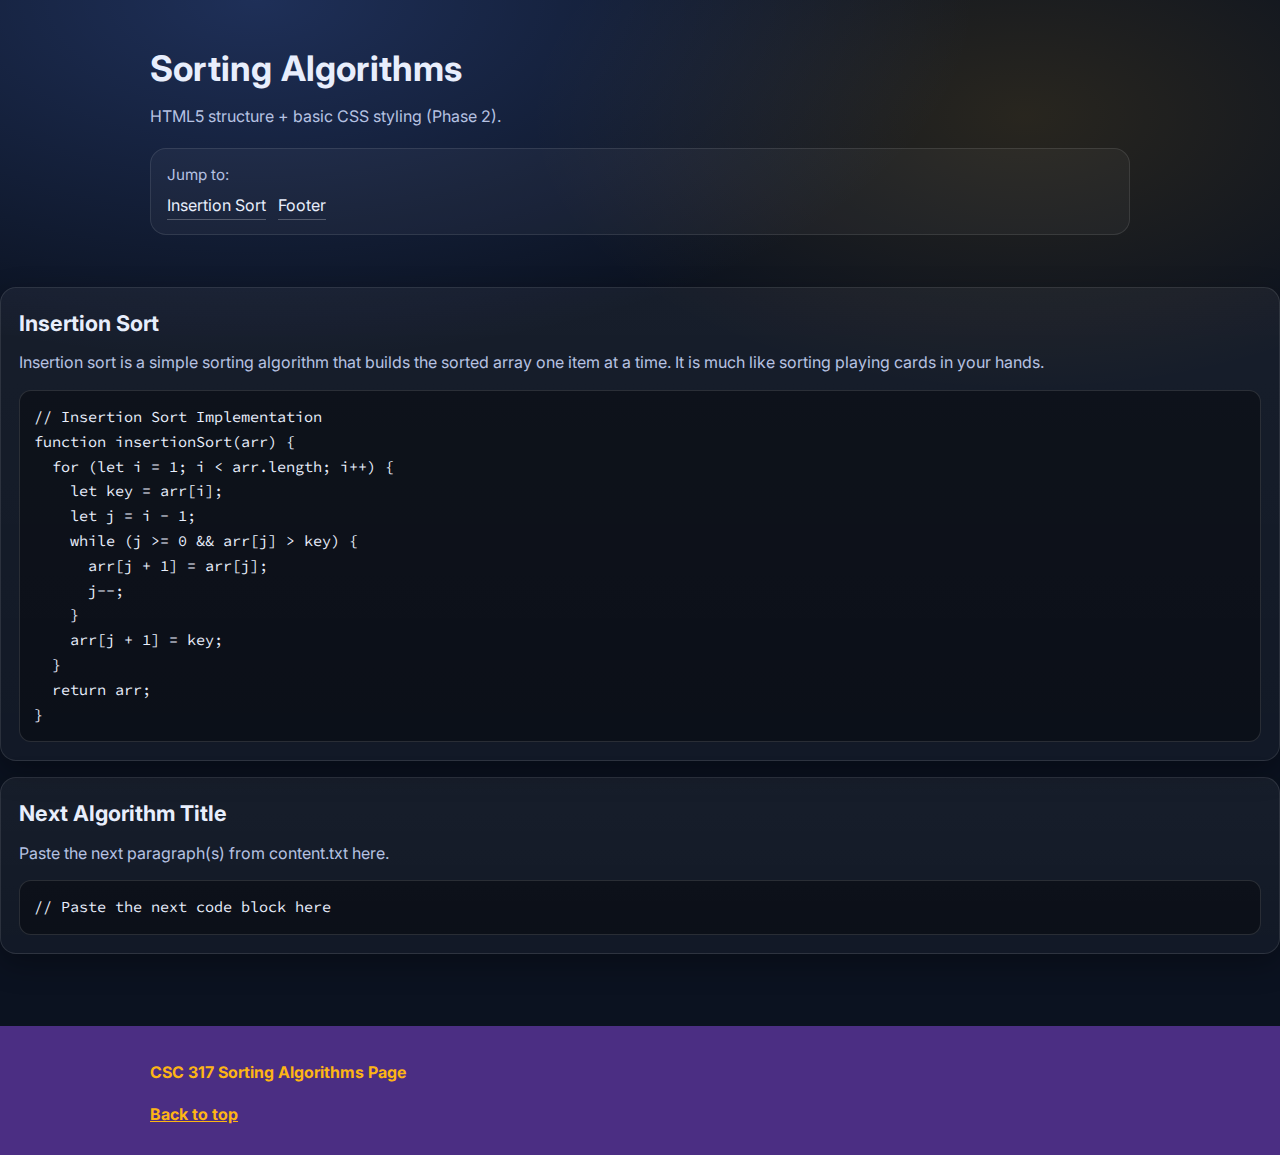
<file: index.html>
<!DOCTYPE html>
<html lang="en">
<head>
  <meta charset="UTF-8" />
  <meta name="viewport" content="width=device-width, initial-scale=1.0" />
  <title>Sorting Algorithms</title>
  <meta name="description" content="Sorting algorithm notes and code examples from content.txt" />
  <link rel="stylesheet" href="style.css" />
</head>

<body>
  <header id="top" class="site-header">
    <div class="container">
      <h1 class="page-title">Sorting Algorithms</h1>
      <p class="subtitle">HTML5 structure + basic CSS styling (Phase 2).</p>

      <div class="nav">
        <p class="nav-label">Jump to:</p>
        <p class="nav-links">
          <a class="nav-link" href="#insertion-sort">Insertion Sort</a>
          <a class="nav-link" href="#footer">Footer</a>
        </p>
      </div>
    </div>
  </header>

  <main id="main-content" class="content">
    <div id="insertion-sort" class="card algorithm">
      <h2 class="section-title">Insertion Sort</h2>
      <p class="text">
        Insertion sort is a simple sorting algorithm that builds the sorted
        array one item at a time. It is much like sorting playing cards in
        your hands.
      </p>

      <pre class="code-block"><code class="language-javascript">// Insertion Sort Implementation
function insertionSort(arr) {
  for (let i = 1; i < arr.length; i++) {
    let key = arr[i];
    let j = i - 1;
    while (j >= 0 && arr[j] > key) {
      arr[j + 1] = arr[j];
      j--;
    }
    arr[j + 1] = key;
  }
  return arr;
}</code></pre>
    </div>

    <div id="section-2" class="card algorithm">
      <h2 class="section-title">Next Algorithm Title</h2>
      <p class="text">Paste the next paragraph(s) from content.txt here.</p>
      <pre class="code-block"><code class="language-javascript">// Paste the next code block here</code></pre>
    </div>
  </main>

  <footer id="footer" class="site-footer">
    <div class="container footer-inner">
      <p class="footer-text">CSC 317 Sorting Algorithms Page</p>
      <p class="footer-text"><a class="footer-link" href="#top">Back to top</a></p>
    </div>
  </footer>
</body>
</html>
</file>
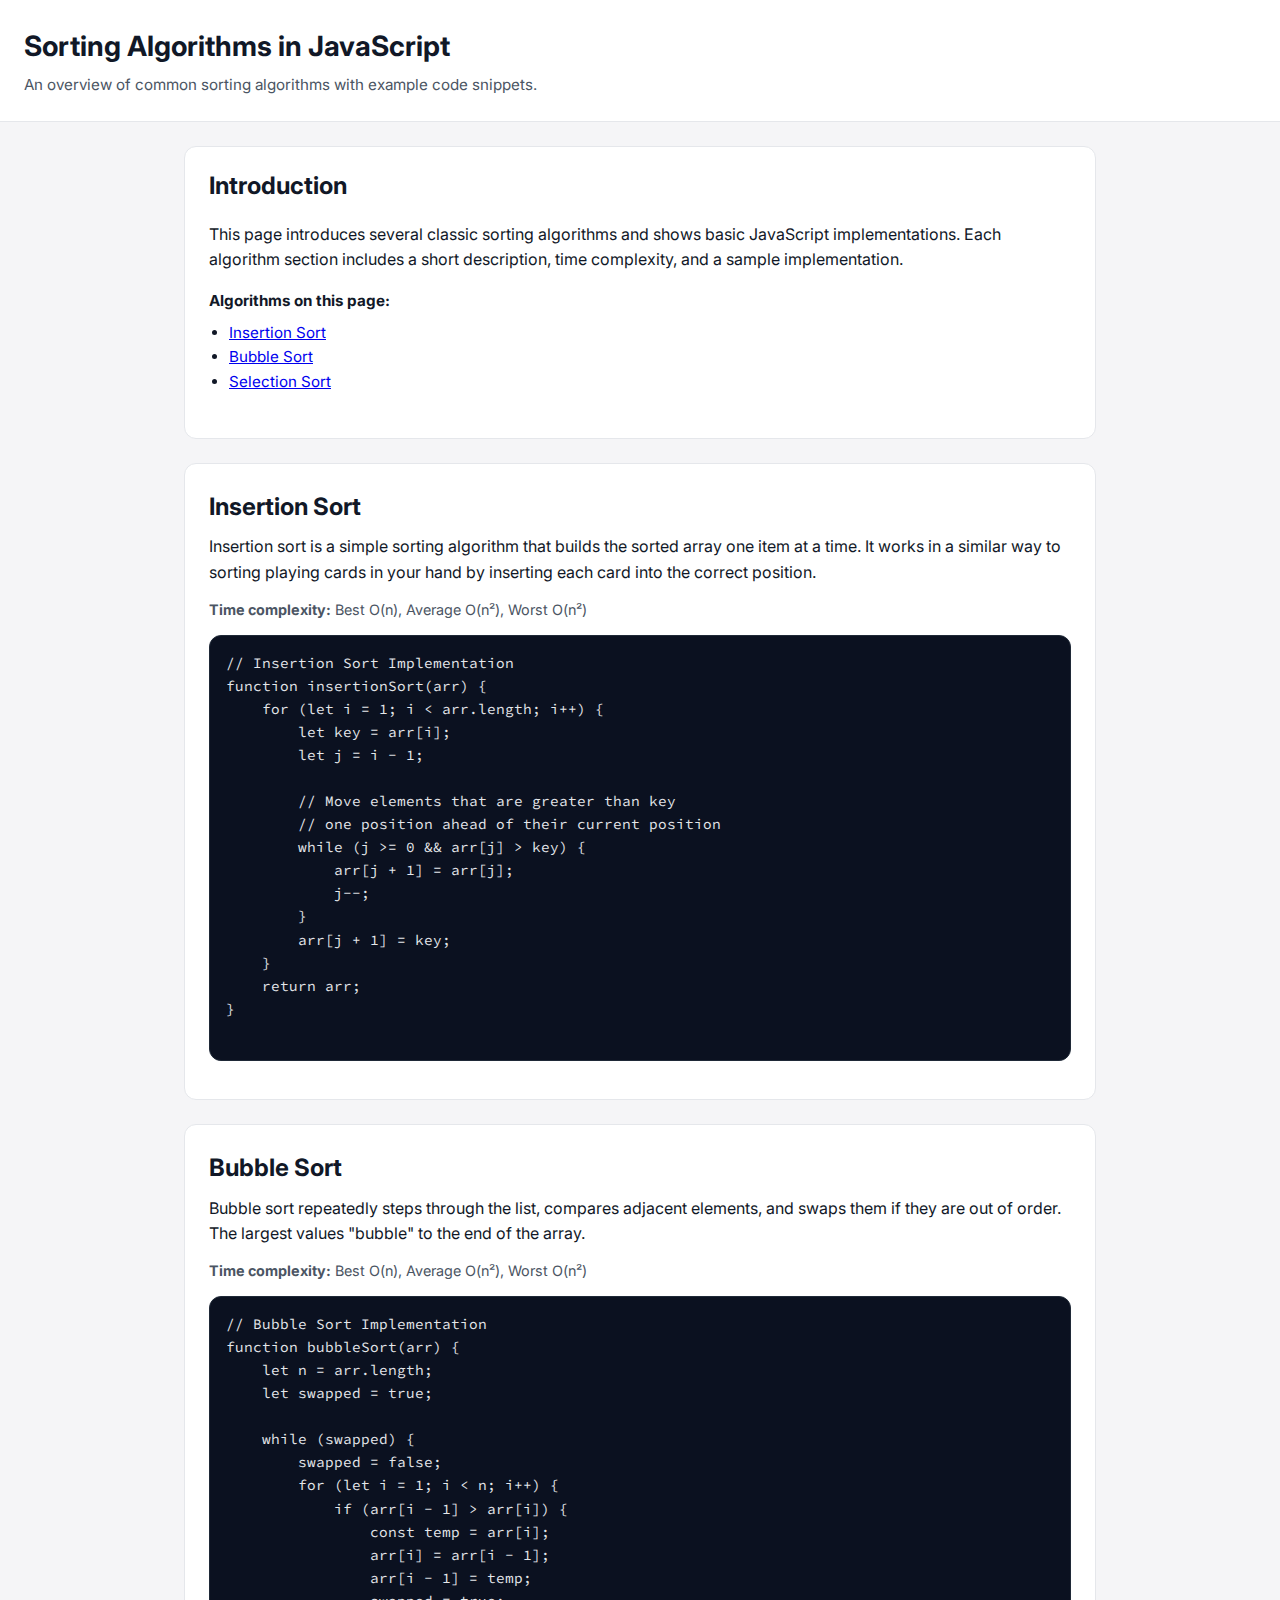
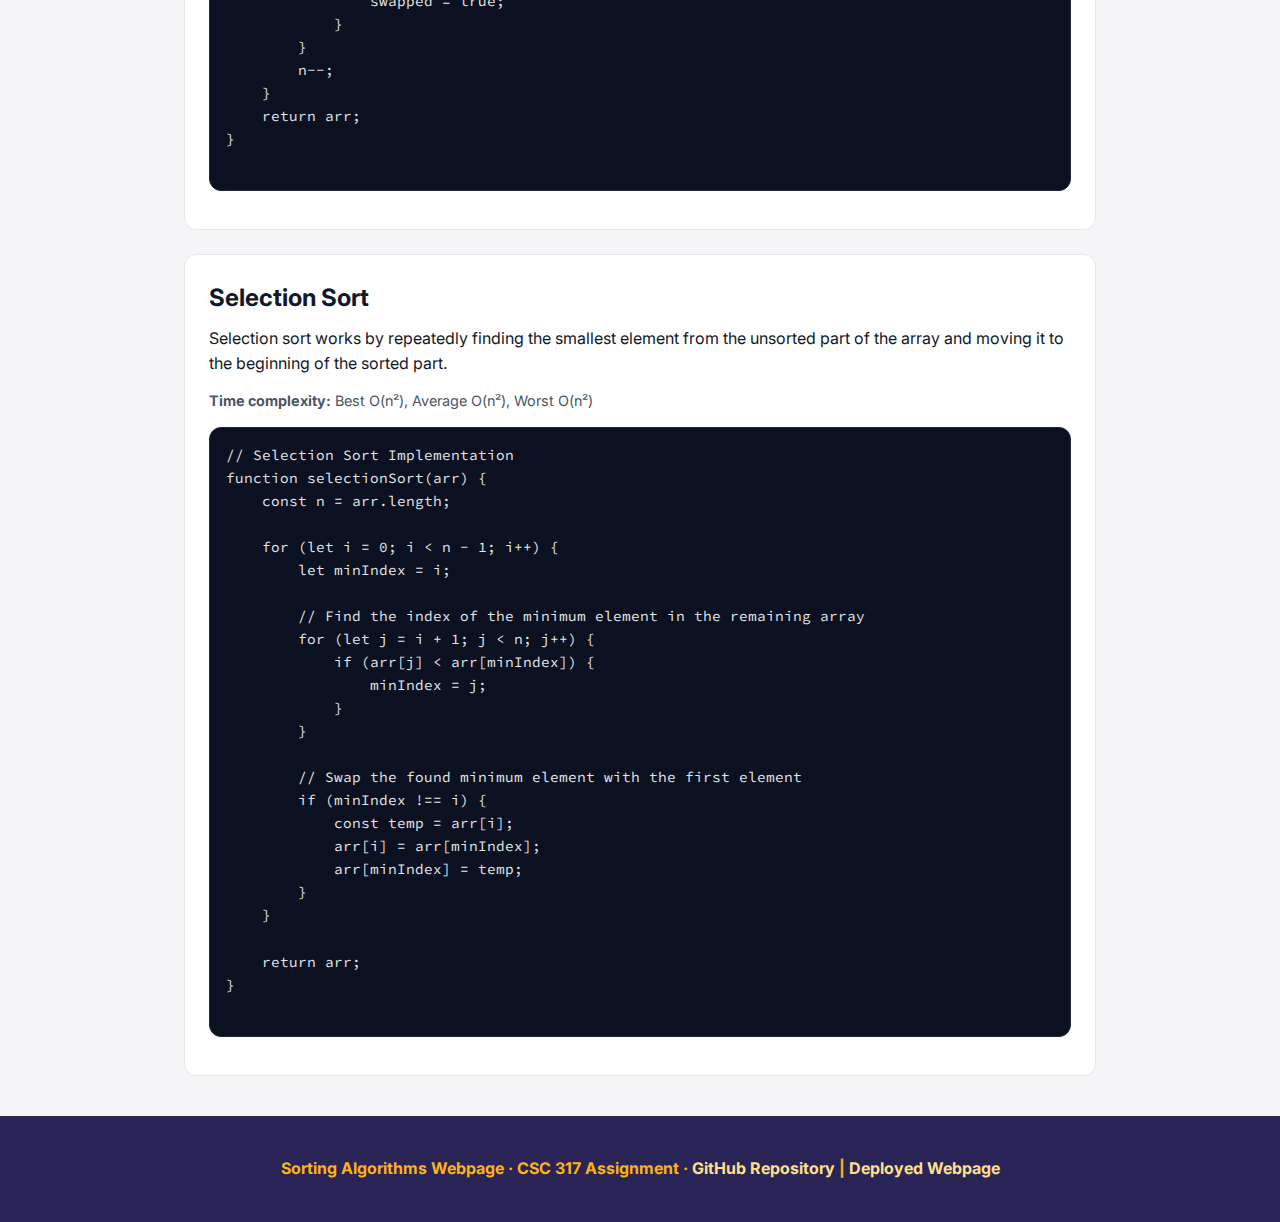
<file: Sorting-algo/index.html>
<!DOCTYPE html>
<html lang="en">
<head>
    <meta charset="UTF-8">
    <title>Sorting Algorithms Overview</title>
    <meta name="viewport" content="width=device-width, initial-scale=1.0">

    <!-- Bonus: Google Fonts -->
    <link rel="preconnect" href="https://fonts.googleapis.com">
    <link rel="preconnect" href="https://fonts.gstatic.com" crossorigin>
    <link href="https://fonts.googleapis.com/css2?family=Inter:wght@400;600;700&family=Source+Code+Pro:wght@400;600&display=swap" rel="stylesheet">

    <!-- Phase 2 + Bonus: Basic CSS styling -->
    <style>
        /* Global styles */
        * {
            box-sizing: border-box;
        }

        body {
            margin: 0;
            font-family: "Inter", system-ui, -apple-system, BlinkMacSystemFont, "Segoe UI", sans-serif;
            line-height: 1.6;
            background-color: #f5f5f7;
            color: #111827;
        }

        header,
        footer {
            padding: 1.5rem 1.5rem;
        }

        header {
            background-color: #ffffff;
            border-bottom: 1px solid #e5e7eb;
        }

        header h1 {
            margin: 0 0 0.25rem;
            font-size: 1.75rem;
        }

        header p {
            margin: 0;
            font-size: 0.95rem;
            color: #4b5563;
        }

        main {
            max-width: 960px;
            margin: 1.5rem auto 2.5rem;
            padding: 0 1.5rem;
        }

        .intro {
            background-color: #ffffff;
            padding: 1.25rem 1.5rem;
            border-radius: 0.75rem;
            border: 1px solid #e5e7eb;
            margin-bottom: 1.5rem;
        }

        .intro h2 {
            margin-top: 0;
            margin-bottom: 0.5rem;
        }

        .algorithm-list {
            margin-bottom: 1.5rem;
            font-size: 0.95rem;
        }

        .algorithm-list ul {
            margin: 0.5rem 0 0;
            padding-left: 1.25rem;
        }

        .algorithm {
            background-color: #ffffff;
            padding: 1.5rem;
            border-radius: 0.75rem;
            border: 1px solid #e5e7eb;
            margin-bottom: 1.5rem;
        }

        .algorithm h2 {
            margin-top: 0;
            margin-bottom: 0.5rem;
        }

        .algorithm p {
            margin-top: 0;
            margin-bottom: 0.75rem;
        }

        .complexity {
            font-size: 0.9rem;
            color: #4b5563;
            margin-bottom: 0.75rem;
        }

        /* Code styling: Source Code Pro */
        pre,
        code {
            font-family: "Source Code Pro", ui-monospace, SFMono-Regular, Menlo, Monaco, Consolas, "Liberation Mono", "Courier New", monospace;
        }

        pre {
            background-color: #0b1120;
            color: #e5e7eb;
            padding: 1rem;
            overflow-x: auto;
            border-radius: 0.75rem;
            font-size: 0.9rem;
            border: 1px solid #1f2937;
        }

        code.language-javascript {
            display: block;
            white-space: pre;
        }

        /* Footer styling: SFSU colors + bold */
        footer {
            background-color: #2a2356; /* SFSU purple-ish */
            color: #fcb316;           /* SFSU gold-ish */
            font-weight: bold;
            text-align: center;
        }

        footer a {
            color: #ffe08a;
            text-decoration: none;
            font-weight: bold;
        }

        footer a:hover,
        footer a:focus {
            text-decoration: underline;
        }
    </style>
</head>
<body>
    <header id="page-header">
        <h1>Sorting Algorithms in JavaScript</h1>
        <p>An overview of common sorting algorithms with example code snippets.</p>
    </header>

    <main id="content">
        <section class="intro" id="overview">
            <h2>Introduction</h2>
            <p>
                This page introduces several classic sorting algorithms and shows basic
                JavaScript implementations. Each algorithm section includes a short
                description, time complexity, and a sample implementation.
            </p>
            <div class="algorithm-list">
                <strong>Algorithms on this page:</strong>
                <ul>
                    <li><a href="#insertion-sort">Insertion Sort</a></li>
                    <li><a href="#bubble-sort">Bubble Sort</a></li>
                    <li><a href="#selection-sort">Selection Sort</a></li>
                    <!-- Add or remove items based on your actual content.txt -->
                </ul>
            </div>
        </section>

        <!-- Insertion Sort Section -->
        <section id="insertion-sort" class="algorithm">
            <h2>Insertion Sort</h2>
            <p>
                Insertion sort is a simple sorting algorithm that builds the sorted
                array one item at a time. It works in a similar way to sorting
                playing cards in your hand by inserting each card into the correct
                position.
            </p>
            <p class="complexity">
                <strong>Time complexity:</strong> Best O(n), Average O(n²), Worst O(n²)
            </p>
            <pre><code class="language-javascript">// Insertion Sort Implementation
function insertionSort(arr) {
    for (let i = 1; i &lt; arr.length; i++) {
        let key = arr[i];
        let j = i - 1;

        // Move elements that are greater than key
        // one position ahead of their current position
        while (j &gt;= 0 &amp;&amp; arr[j] &gt; key) {
            arr[j + 1] = arr[j];
            j--;
        }
        arr[j + 1] = key;
    }
    return arr;
}
            </code></pre>
        </section>

        <!-- Bubble Sort Section (example placeholder, adapt to content.txt) -->
        <section id="bubble-sort" class="algorithm">
            <h2>Bubble Sort</h2>
            <p>
                Bubble sort repeatedly steps through the list, compares adjacent
                elements, and swaps them if they are out of order. The largest
                values "bubble" to the end of the array.
            </p>
            <p class="complexity">
                <strong>Time complexity:</strong> Best O(n), Average O(n²), Worst O(n²)
            </p>
            <pre><code class="language-javascript">// Bubble Sort Implementation
function bubbleSort(arr) {
    let n = arr.length;
    let swapped = true;

    while (swapped) {
        swapped = false;
        for (let i = 1; i &lt; n; i++) {
            if (arr[i - 1] &gt; arr[i]) {
                const temp = arr[i];
                arr[i] = arr[i - 1];
                arr[i - 1] = temp;
                swapped = true;
            }
        }
        n--;
    }
    return arr;
}
            </code></pre>
        </section>

        <!-- Selection Sort Section (example placeholder, adapt to content.txt) -->
        <section id="selection-sort" class="algorithm">
            <h2>Selection Sort</h2>
            <p>
                Selection sort works by repeatedly finding the smallest element
                from the unsorted part of the array and moving it to the beginning
                of the sorted part.
            </p>
            <p class="complexity">
                <strong>Time complexity:</strong> Best O(n²), Average O(n²), Worst O(n²)
            </p>
            <pre><code class="language-javascript">// Selection Sort Implementation
function selectionSort(arr) {
    const n = arr.length;

    for (let i = 0; i &lt; n - 1; i++) {
        let minIndex = i;

        // Find the index of the minimum element in the remaining array
        for (let j = i + 1; j &lt; n; j++) {
            if (arr[j] &lt; arr[minIndex]) {
                minIndex = j;
            }
        }

        // Swap the found minimum element with the first element
        if (minIndex !== i) {
            const temp = arr[i];
            arr[i] = arr[minIndex];
            arr[minIndex] = temp;
        }
    }

    return arr;
}
            </code></pre>
        </section>
    </main>

    <footer id="page-footer">
        <p>
            Sorting Algorithms Webpage &middot; CSC 317 Assignment  
            <!-- Replace the # with your real links once created -->
            &middot; <a href="#" id="repo-link">GitHub Repository</a> |
            <a href="#" id="deploy-link">Deployed Webpage</a>
        </p>
    </footer>
</body>
</html>
</file>
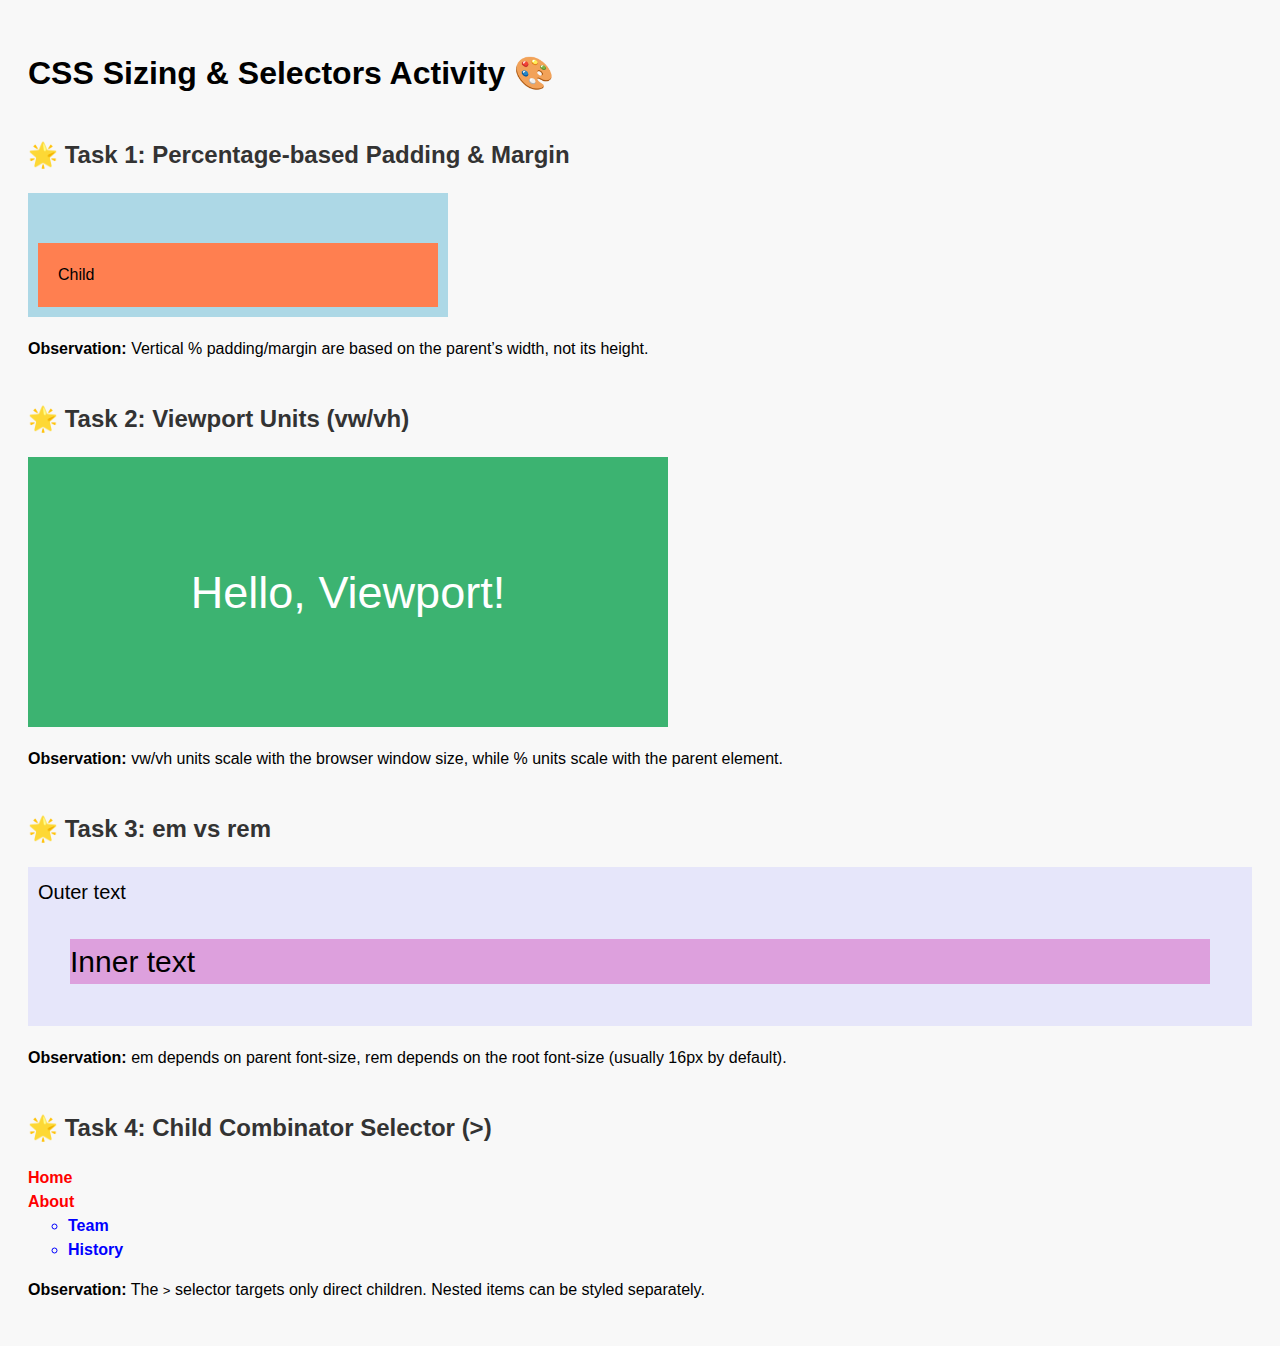
<file: css-sizing.html>
<!DOCTYPE html>
<html lang="en">
<head>
  <meta charset="UTF-8">
  <title>CSS Sizing & Selectors Activity</title>
  <style>
    body {
      font-family: Arial, sans-serif;
      background: #f8f8f8;
      padding: 20px;
      line-height: 1.5;
    }
    h2 {
      margin-top: 40px;
      color: #333;
    }
    .parent {
      width: 400px;
      background: lightblue;
      margin-bottom: 20px;
      padding: 10px;
    }
    .child {
      margin-top: 10%;
      padding: 5%;
      background: coral;
    }
    .hero {
      width: 50vw;
      height: 30vh;
      background: mediumseagreen;
      color: white;
      font-size: 5vh;
      display: flex;
      justify-content: center;
      align-items: center;
      margin-bottom: 20px;
    }
    .outer {
      font-size: 20px;
      background: lavender;
      padding: 10px;
      margin-bottom: 20px;
    }
    .inner {
      font-size: 1.5em;
      margin: 2rem;
      background: plum;
    }
    .menu {
      list-style: none;
      padding: 0;
    }
    .menu > li {
      color: red;
      font-weight: bold;
    }
    .menu li li {
      color: blue;
    }
  </style>
</head>
<body>
  <h1>CSS Sizing & Selectors Activity 🎨</h1>

  <h2>🌟 Task 1: Percentage-based Padding & Margin</h2>
  <div class="parent">
    <div class="child">Child</div>
  </div>
  <p><strong>Observation:</strong> Vertical % padding/margin are based on the parent’s width, not its height.</p>

  <h2>🌟 Task 2: Viewport Units (vw/vh)</h2>
  <div class="hero">Hello, Viewport!</div>
  <p><strong>Observation:</strong> vw/vh units scale with the browser window size, while % units scale with the parent element.</p>

  <h2>🌟 Task 3: em vs rem</h2>
  <div class="outer">
    Outer text
    <div class="inner">Inner text</div>
  </div>
  <p><strong>Observation:</strong> em depends on parent font-size, rem depends on the root font-size (usually 16px by default).</p>

  <h2>🌟 Task 4: Child Combinator Selector (>)</h2>
  <ul class="menu">
    <li>Home</li>
    <li>About
      <ul>
        <li>Team</li>
        <li>History</li>
      </ul>
    </li>
  </ul>
  <p><strong>Observation:</strong> The <code>></code> selector targets only direct children. Nested items can be styled separately.</p>

</body>
</html>
</file>
<file: style.css>
@import url("https://fonts.googleapis.com/css2?family=Inter:wght@400;600;700&family=Source+Code+Pro:wght@400;600&display=swap");

:root {
  --bg: #0b1220;
  --surface: #0f1a2e;
  --surface-2: #13203a;
  --text: #e8eefc;
  --muted: #b6c2e2;
  --border: rgba(255, 255, 255, 0.10);

  /* SFSU colors (bonus) */
  --sfsu-purple: #4B2E83;
  --sfsu-gold: #FDB515;

  --radius: 16px;
  --shadow: 0 10px 30px rgba(0, 0, 0, 0.30);
}

* {
  box-sizing: border-box;
}

body {
  margin: 0;
  font-family: "Inter", system-ui, -apple-system, Segoe UI, Roboto, Arial, sans-serif;
  background: radial-gradient(1200px 600px at 20% 0%, rgba(88, 135, 255, 0.25), transparent 60%),
              radial-gradient(900px 500px at 80% 10%, rgba(253, 181, 21, 0.12), transparent 55%),
              var(--bg);
  color: var(--text);
  line-height: 1.6;
}

.container {
  width: min(980px, 92%);
  margin: 0 auto;
}

.site-header {
  padding: 40px 0 18px;
}

.page-title {
  margin: 0 0 8px;
  font-size: 2.2rem;
  letter-spacing: 0.2px;
}

.subtitle {
  margin: 0 0 18px;
  color: var(--muted);
}

.nav {
  padding: 14px 16px;
  background: rgba(255, 255, 255, 0.04);
  border: 1px solid var(--border);
  border-radius: var(--radius);
}

.nav-label {
  margin: 0 0 6px;
  color: var(--muted);
  font-size: 0.95rem;
}

.nav-links {
  margin: 0;
  display: flex;
  gap: 12px;
  flex-wrap: wrap;
}

.nav-link {
  color: var(--text);
  text-decoration: none;
  border-bottom: 1px solid rgba(255, 255, 255, 0.25);
}

.nav-link:hover {
  border-bottom-color: rgba(255, 255, 255, 0.7);
}

.content {
  padding: 18px 0 46px;
}

.card {
  background: linear-gradient(180deg, rgba(255, 255, 255, 0.05), rgba(255, 255, 255, 0.03));
  border: 1px solid var(--border);
  border-radius: var(--radius);
  box-shadow: var(--shadow);
  padding: 18px 18px;
  margin: 16px auto;
}

.section-title {
  margin: 0 0 10px;
  font-size: 1.35rem;
}

.text {
  margin: 0 0 14px;
  color: var(--muted);
}

.code-block {
  margin: 0;
  padding: 14px;
  border-radius: 12px;
  background: rgba(0, 0, 0, 0.35);
  border: 1px solid rgba(255, 255, 255, 0.12);
  overflow-x: auto;
}

code {
  font-family: "Source Code Pro", ui-monospace, SFMono-Regular, Menlo, Monaco, Consolas, "Liberation Mono", monospace;
  font-size: 0.95rem;
  white-space: pre;
}

/* Bonus: SFSU footer colors + bold */
.site-footer {
  background: var(--sfsu-purple);
  color: var(--sfsu-gold);
  font-weight: 700;
  padding: 18px 0;
  margin-top: 10px;
}

.footer-link {
  color: var(--sfsu-gold);
  text-decoration: underline;
}
</file>
